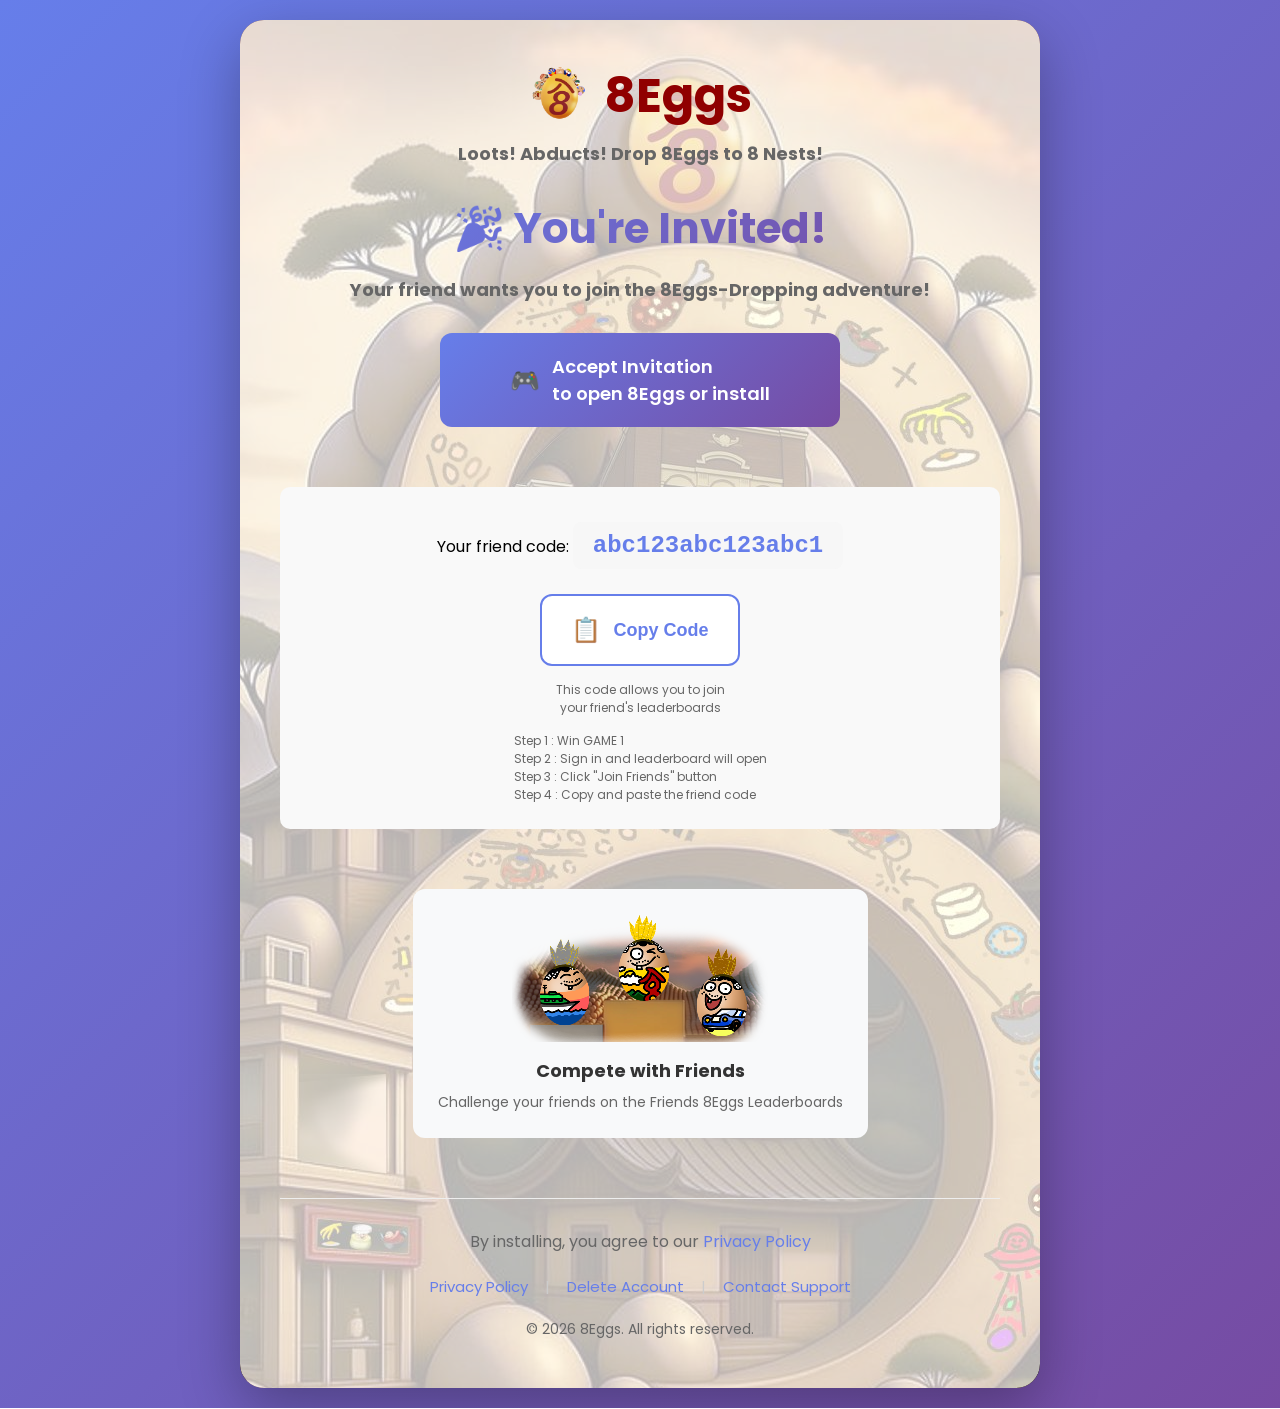
<file: index.html>
<!DOCTYPE html>
<html lang="en">
<head>
    <meta charset="UTF-8">
    <meta name="viewport" content="width=device-width, initial-scale=1.0">
    <title>🎮 8 Eggs - Friend Invite</title>
    <link rel="stylesheet" href="style.css">
    <link rel="preconnect" href="https://fonts.googleapis.com">
    <link rel="preconnect" href="https://fonts.gstatic.com" crossorigin>
    <link href="https://fonts.googleapis.com/css2?family=Poppins:wght@400;500;600;700&display=swap" rel="stylesheet">
</head>
<!-- Custom Alert Modal -->
<div id="customAlert" style="display: none; position: fixed; top: 0; left: 0; width: 100%; height: 100%; background: rgba(0,0,0,0.5); z-index: 1000; justify-content: center; align-items: center;">
    <div style="background: white; padding: 30px; border-radius: 15px; text-align: center; max-width: 300px; box-shadow: 0 10px 30px rgba(0,0,0,0.3);">
        <p style="font-size: 18px; margin-bottom: 20px; color: #333;">Please install 8Eggs first!</p>
        <button onclick="hideCustomAlert()" style="background: #667eea; color: white; border: none; padding: 12px 24px; border-radius: 8px; font-size: 16px; cursor: pointer;">OK</button>
    </div>
</div>
<body>
    <div class="container">
        <div class="header">
            <div class="logo">
                <img src="8eggsSplash.png" alt="8Eggs" class="logo-image">
                <span>8Eggs</span>
            </div>
            <div class="tagline">Loots! Abducts! Drop 8Eggs to 8 Nests!</div>
        </div>
        
        <div class="hero">
            <h1>🎉 You're Invited!</h1>
            <p class="subtitle">Your friend wants you to join the 8Eggs-Dropping adventure!</p>
        </div>
        
        <div class="actions">
            <!-- Button 1: Main invitation button -->
            <a href="#" class="btn btn-primary" id="inviteBtn">
                <span class="btn-icon">🎮</span>
                <span class="btn-text">Accept Invitation<br>to open 8Eggs or install</span>
            </a>
        </div>
        <!-- Button 2: Manual copy section -->
        <div class="manual-copy">
            <p>Your friend code: <span id="copyCode" class="friend-code">ABC123</span></p>
            <button class="btn btn-secondary" id="copyBtn">
                <span class="btn-icon">📋</span>
                <span class="btn-text">Copy Code</span>
            </button>
            <p class="small-text">This code allows you to join<br>your friend's leaderboards</p>
            <p class="small-text" style="text-align: left;">
                Step 1 : Win GAME 1<br>
                Step 2 : Sign in and leaderboard will open<br>
                Step 3 : Click "Join Friends" button<br>
                Step 4 : Copy and paste the friend code<br>
            </p>
        </div>

        
        <div class="features">
            <div class="feature">
                <img src="Rank_image.png" alt="Rank" class="feature-icon">
                <h3>Compete with Friends</h3>
                <p>Challenge your friends on the Friends 8Eggs Leaderboards</p>
            </div>
        </div>
        
        <div class="footer">
            <p>By installing, you agree to our <a href="/privacy/">Privacy Policy</a></p>
    
            <div class="footer-links">
                <a href="/privacy/">Privacy Policy</a>
                <span class="separator">|</span>
                <a href="/delete-account/">Delete Account</a>
                <span class="separator">|</span>
                <a href="mailto:eighteggs702@gmail.com">Contact Support</a>
            </div>
    
            <p class="copyright">© 2026 8Eggs. All rights reserved.</p>
        </div>
    </div>
    
    <script src="script.js"></script>
</body>

</html>
</file>
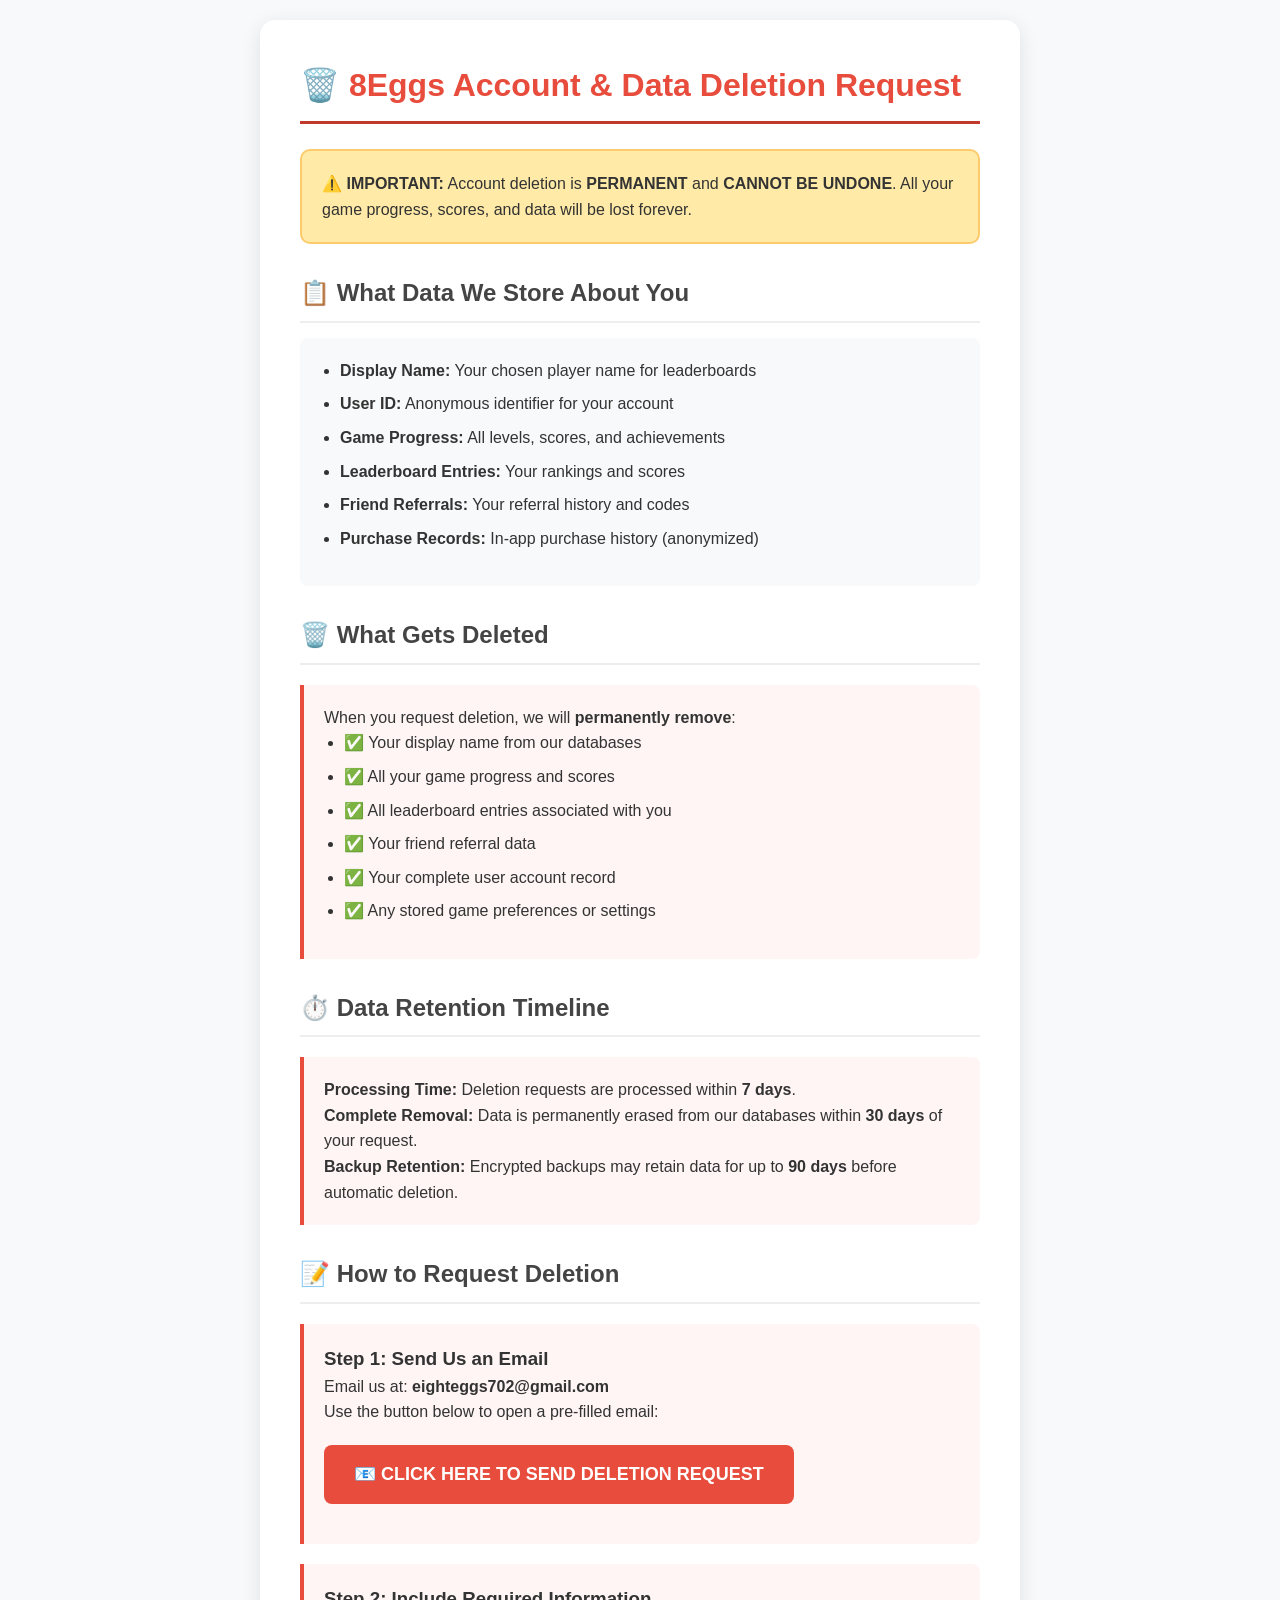
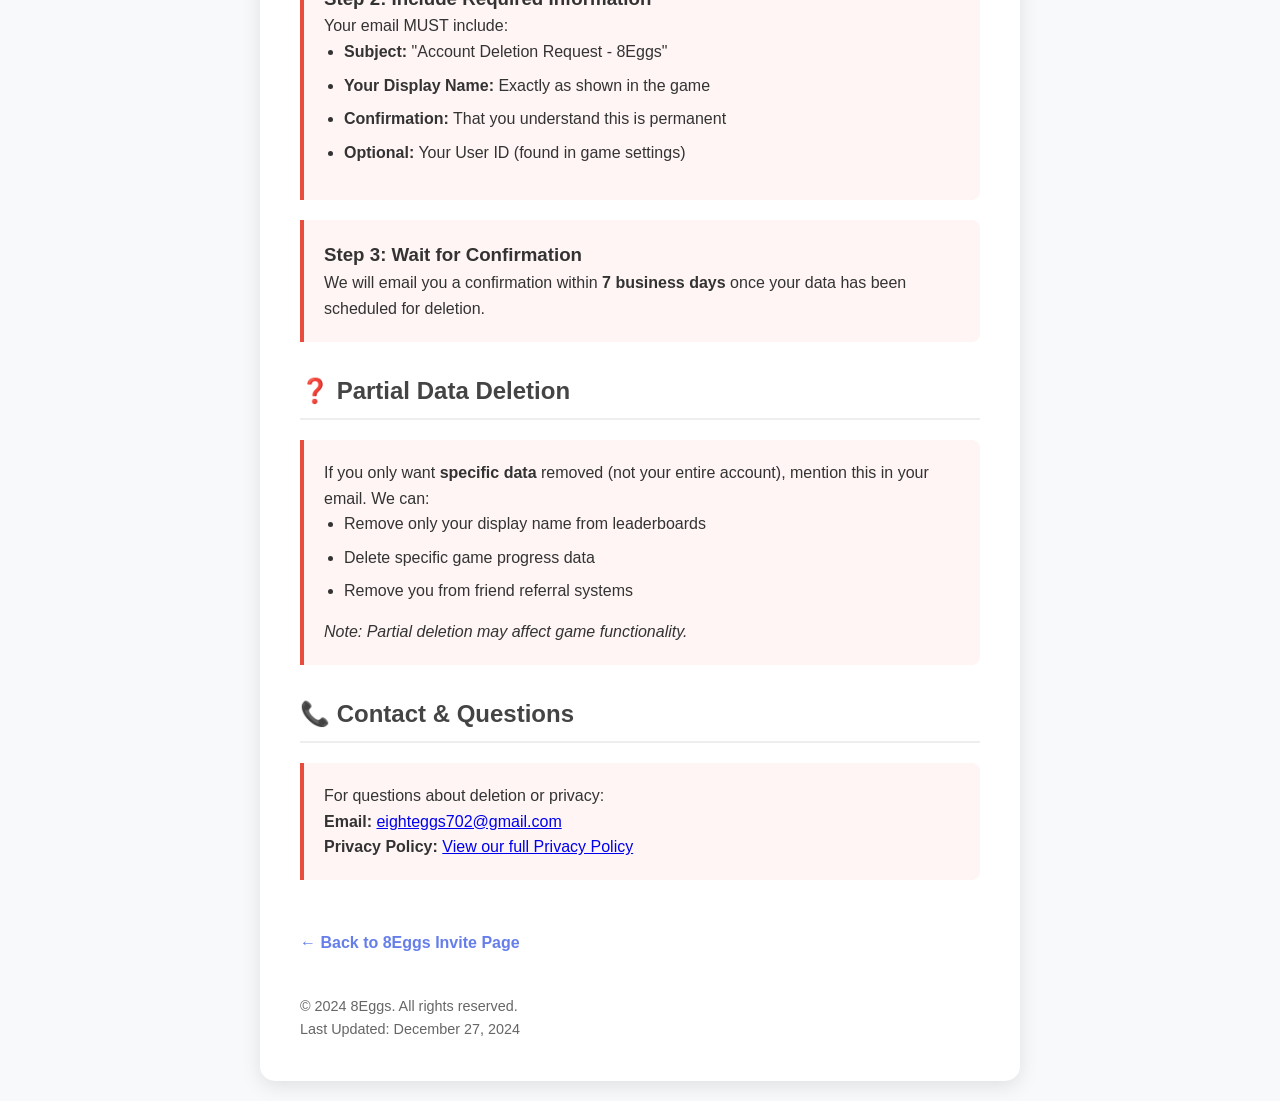
<file: delete-account/index.html>
<!DOCTYPE html>
<html lang="en">
<head>
    <meta charset="UTF-8">
    <meta name="viewport" content="width=device-width, initial-scale=1.0">
    <title>Delete Account & Data - 8Eggs</title>
    <style>
        * { margin: 0; padding: 0; box-sizing: border-box; }
        body { 
            font-family: 'Arial', sans-serif; 
            line-height: 1.6; 
            padding: 20px; 
            max-width: 800px; 
            margin: 0 auto;
            background: #f8f9fa;
            color: #333;
        }
        .container { 
            background: white; 
            padding: 40px; 
            border-radius: 15px; 
            box-shadow: 0 5px 20px rgba(0,0,0,0.1);
        }
        h1 { 
            color: #e74c3c; 
            margin-bottom: 20px; 
            border-bottom: 3px solid #c0392b;
            padding-bottom: 10px;
        }
        h2 { 
            color: #444; 
            margin: 30px 0 15px; 
            padding-bottom: 8px;
            border-bottom: 2px solid #eee;
        }
        .step { 
            background: #fff5f5; 
            padding: 20px; 
            border-left: 4px solid #e74c3c; 
            margin: 20px 0;
            border-radius: 0 8px 8px 0;
        }
        .warning { 
            background: #ffeaa7; 
            border: 2px solid #fdcb6e; 
            padding: 20px; 
            border-radius: 10px; 
            margin: 25px 0;
        }
        .data-list { 
            background: #f8f9fa; 
            padding: 20px; 
            border-radius: 8px; 
            margin: 15px 0;
        }
        .email-btn { 
            display: inline-block; 
            background: #e74c3c; 
            color: white; 
            padding: 15px 30px; 
            text-decoration: none; 
            border-radius: 8px; 
            margin: 20px 0;
            font-weight: bold;
            font-size: 18px;
            transition: all 0.3s;
        }
        .email-btn:hover { 
            background: #c0392b; 
            transform: translateY(-2px);
            box-shadow: 0 5px 15px rgba(231, 76, 60, 0.3);
        }
        .back-link { 
            display: inline-block; 
            margin-top: 30px; 
            color: #667eea; 
            text-decoration: none;
            font-weight: bold;
        }
        .back-link:hover { text-decoration: underline; }
        ul { margin-left: 20px; margin-bottom: 15px; }
        li { margin-bottom: 8px; }
    </style>
</head>
<body>
    <div class="container">
        <h1>🗑️ 8Eggs Account & Data Deletion Request</h1>
        
        <div class="warning">
            <strong>⚠️ IMPORTANT:</strong> Account deletion is <strong>PERMANENT</strong> and <strong>CANNOT BE UNDONE</strong>. 
            All your game progress, scores, and data will be lost forever.
        </div>

        <h2>📋 What Data We Store About You</h2>
        <div class="data-list">
            <ul>
                <li><strong>Display Name:</strong> Your chosen player name for leaderboards</li>
                <li><strong>User ID:</strong> Anonymous identifier for your account</li>
                <li><strong>Game Progress:</strong> All levels, scores, and achievements</li>
                <li><strong>Leaderboard Entries:</strong> Your rankings and scores</li>
                <li><strong>Friend Referrals:</strong> Your referral history and codes</li>
                <li><strong>Purchase Records:</strong> In-app purchase history (anonymized)</li>
            </ul>
        </div>

        <h2>🗑️ What Gets Deleted</h2>
        <div class="step">
            <p>When you request deletion, we will <strong>permanently remove</strong>:</p>
            <ul>
                <li>✅ Your display name from our databases</li>
                <li>✅ All your game progress and scores</li>
                <li>✅ All leaderboard entries associated with you</li>
                <li>✅ Your friend referral data</li>
                <li>✅ Your complete user account record</li>
                <li>✅ Any stored game preferences or settings</li>
            </ul>
        </div>

        <h2>⏱️ Data Retention Timeline</h2>
        <div class="step">
            <p><strong>Processing Time:</strong> Deletion requests are processed within <strong>7 days</strong>.</p>
            <p><strong>Complete Removal:</strong> Data is permanently erased from our databases within <strong>30 days</strong> of your request.</p>
            <p><strong>Backup Retention:</strong> Encrypted backups may retain data for up to <strong>90 days</strong> before automatic deletion.</p>
        </div>

        <h2>📝 How to Request Deletion</h2>
        
        <div class="step">
            <h3>Step 1: Send Us an Email</h3>
            <p>Email us at: <strong>eighteggs702@gmail.com</strong></p>
            <p>Use the button below to open a pre-filled email:</p>
            
            <a href="mailto:eighteggs702@gmail.com?subject=ACCOUNT%20DELETION%20REQUEST%20-%208Eggs&body=Please%20permanently%20delete%20my%208Eggs%20account%20and%20all%20associated%20data.%0D%0A%0D%0ARequired%20Information:%0D%0A1.%20Display%20Name%20(exactly%20as%20shown%20in%20game):%20%0D%0A2.%20User%20ID%20(optional%2C%20found%20in%20game%20settings):%20%0D%0A%0D%0AI%20understand%20that:%0D%0A-%20This%20action%20is%20PERMANENT%0D%0A-%20All%20my%20game%20progress%20will%20be%20lost%0D%0A-%20This%20cannot%20be%20undone%0D%0A%0D%0AConfirm%20deletion:%20YES" 
               class="email-btn">
               📧 CLICK HERE TO SEND DELETION REQUEST
            </a>
        </div>

        <div class="step">
            <h3>Step 2: Include Required Information</h3>
            <p>Your email MUST include:</p>
            <ul>
                <li><strong>Subject:</strong> "Account Deletion Request - 8Eggs"</li>
                <li><strong>Your Display Name:</strong> Exactly as shown in the game</li>
                <li><strong>Confirmation:</strong> That you understand this is permanent</li>
                <li><strong>Optional:</strong> Your User ID (found in game settings)</li>
            </ul>
        </div>

        <div class="step">
            <h3>Step 3: Wait for Confirmation</h3>
            <p>We will email you a confirmation within <strong>7 business days</strong> once your data has been scheduled for deletion.</p>
        </div>

        <h2>❓ Partial Data Deletion</h2>
        <div class="step">
            <p>If you only want <strong>specific data</strong> removed (not your entire account), mention this in your email. We can:</p>
            <ul>
                <li>Remove only your display name from leaderboards</li>
                <li>Delete specific game progress data</li>
                <li>Remove you from friend referral systems</li>
            </ul>
            <p><em>Note: Partial deletion may affect game functionality.</em></p>
        </div>

        <h2>📞 Contact & Questions</h2>
        <div class="step">
            <p>For questions about deletion or privacy:</p>
            <p><strong>Email:</strong> <a href="mailto:eighteggs702@gmail.com">eighteggs702@gmail.com</a></p>
            <p><strong>Privacy Policy:</strong> <a href="/privacy/">View our full Privacy Policy</a></p>
        </div>

        <a href="/" class="back-link">← Back to 8Eggs Invite Page</a>
        
        <p style="margin-top: 40px; color: #666; font-size: 0.9em;">
            © 2024 8Eggs. All rights reserved.<br>
            Last Updated: December 27, 2024
        </p>
    </div>
</body>
</html>
</file>
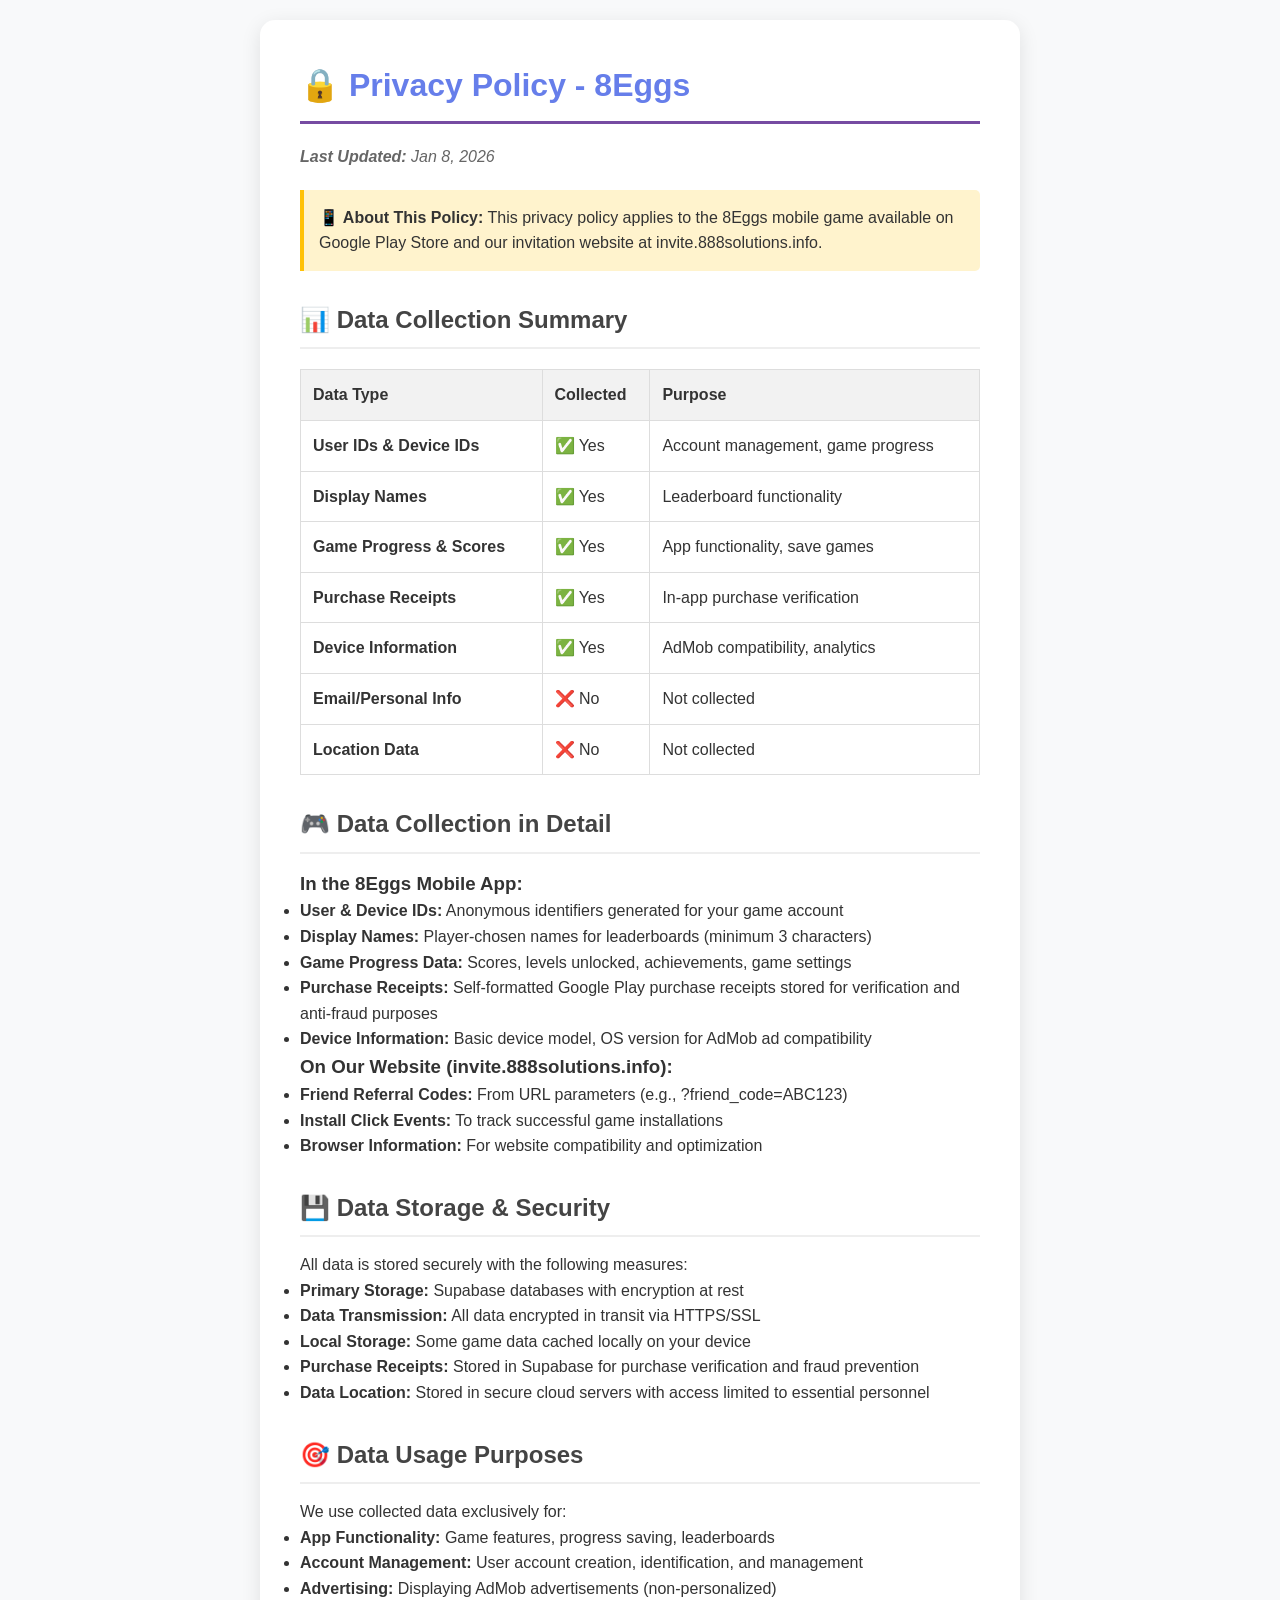
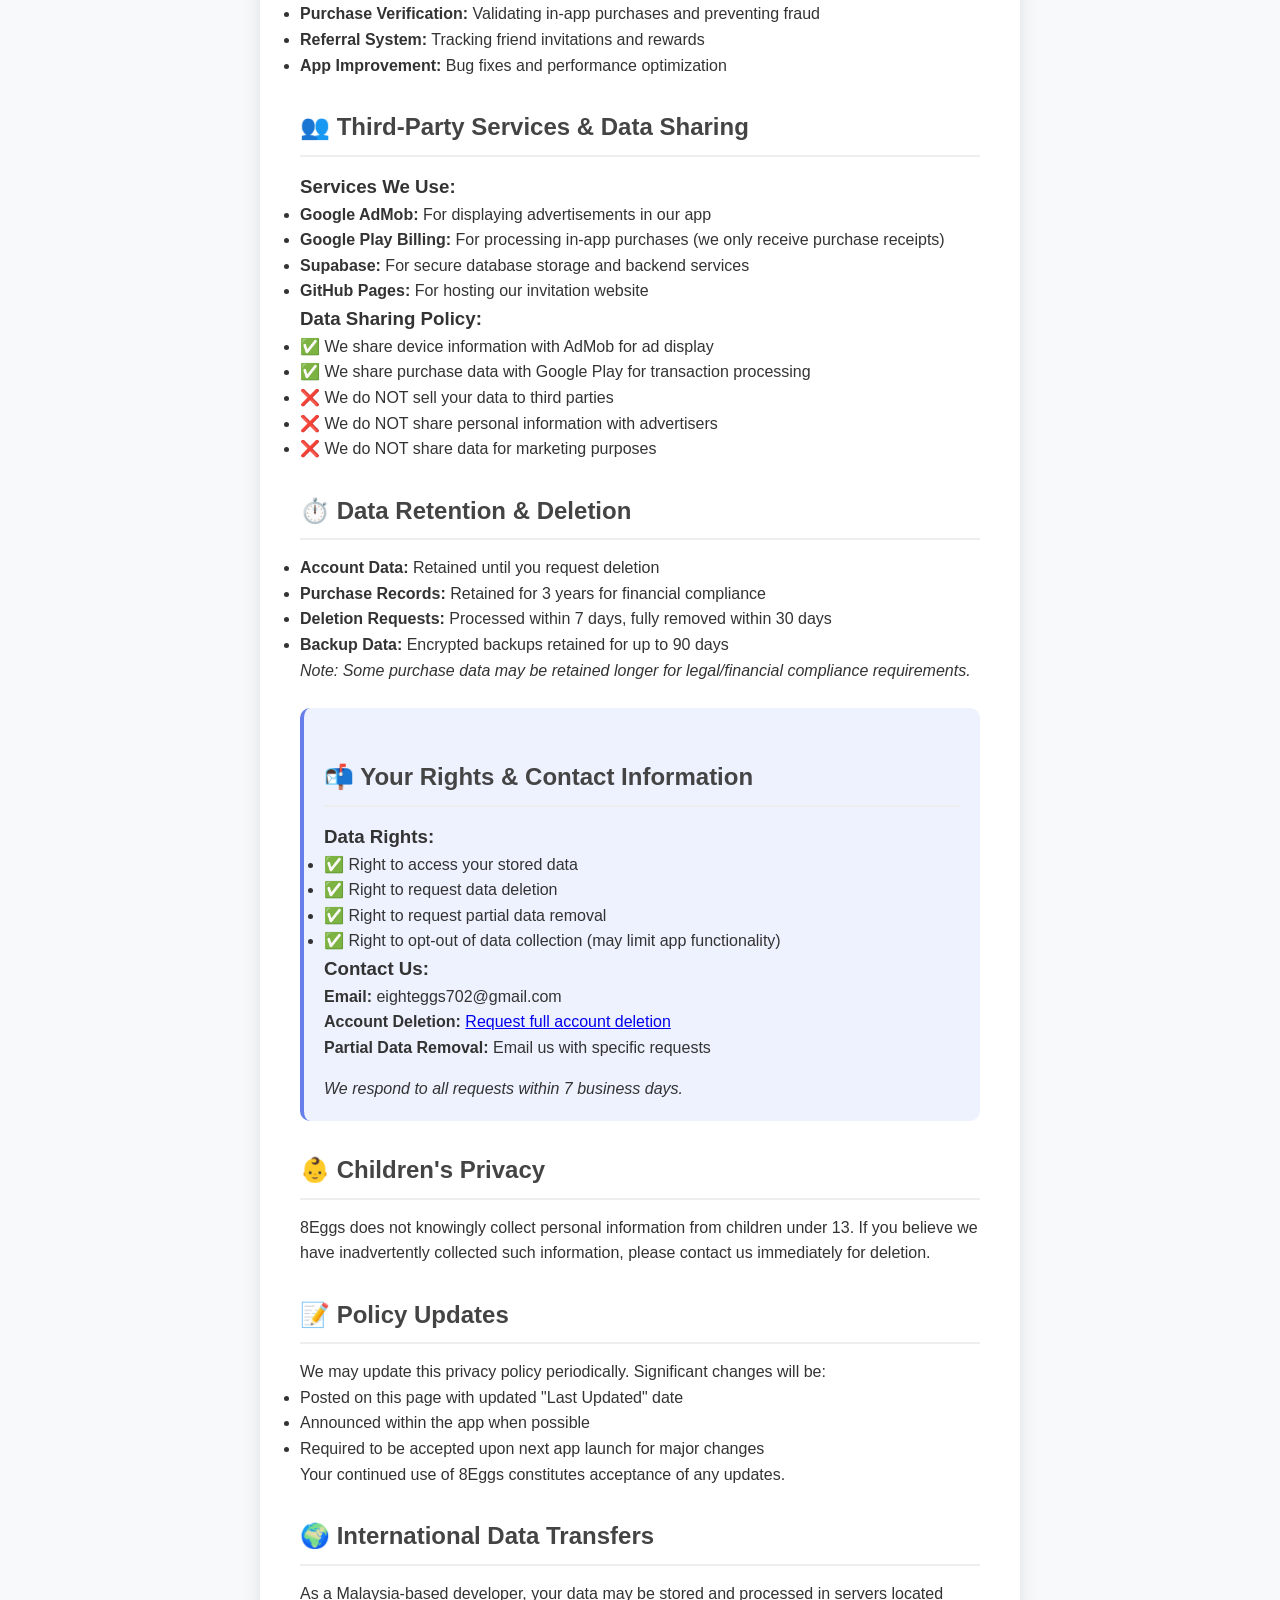
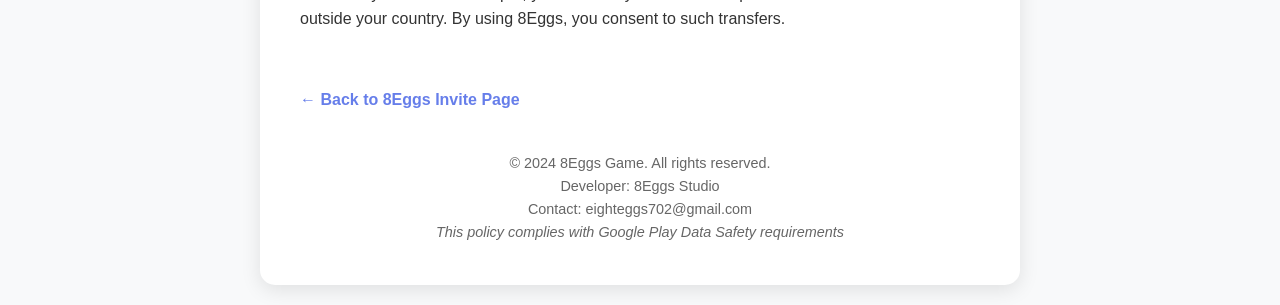
<file: privacy/index.html>
<!DOCTYPE html>
<html lang="en">
<head>
    <meta charset="UTF-8">
    <meta name="viewport" content="width=device-width, initial-scale=1.0">
    <title>Privacy Policy - 8Eggs</title>
    <style>
        * { margin: 0; padding: 0; box-sizing: border-box; }
        body { 
            font-family: 'Arial', sans-serif; 
            line-height: 1.6; 
            padding: 20px; 
            max-width: 800px; 
            margin: 0 auto;
            background: #f8f9fa;
            color: #333;
        }
        .container { 
            background: white; 
            padding: 40px; 
            border-radius: 15px; 
            box-shadow: 0 5px 20px rgba(0,0,0,0.1);
        }
        h1 { 
            color: #667eea; 
            margin-bottom: 20px; 
            border-bottom: 3px solid #764ba2;
            padding-bottom: 10px;
        }
        h2 { 
            color: #444; 
            margin: 30px 0 15px; 
            padding-bottom: 8px;
            border-bottom: 2px solid #eee;
        }
        .section { margin-bottom: 25px; }
        .contact-box {
            background: #eef2ff;
            padding: 20px;
            border-radius: 10px;
            margin: 25px 0;
            border-left: 4px solid #667eea;
        }
        .date { color: #666; font-style: italic; margin-bottom: 20px; }
        .back-link { 
            display: inline-block; 
            margin-top: 30px; 
            color: #667eea; 
            text-decoration: none;
            font-weight: bold;
        }
        .back-link:hover { text-decoration: underline; }
        .data-table {
            width: 100%;
            border-collapse: collapse;
            margin: 20px 0;
        }
        .data-table th, .data-table td {
            border: 1px solid #ddd;
            padding: 12px;
            text-align: left;
        }
        .data-table th {
            background: #f2f2f2;
            color: #333;
        }
        .notice {
            background: #fff3cd;
            border-left: 4px solid #ffc107;
            padding: 15px;
            margin: 20px 0;
            border-radius: 0 5px 5px 0;
        }
    </style>
</head>
<body>
    <div class="container">
        <h1>🔒 Privacy Policy - 8Eggs</h1>
        <p class="date"><strong>Last Updated:</strong> Jan 8, 2026</p>

        <div class="notice">
            <strong>📱 About This Policy:</strong> This privacy policy applies to the 8Eggs mobile game available on Google Play Store and our invitation website at invite.888solutions.info.
        </div>

        <div class="section">
            <h2>📊 Data Collection Summary</h2>
            
            <table class="data-table">
                <thead>
                    <tr>
                        <th>Data Type</th>
                        <th>Collected</th>
                        <th>Purpose</th>
                    </tr>
                </thead>
                <tbody>
                    <tr>
                        <td><strong>User IDs & Device IDs</strong></td>
                        <td>✅ Yes</td>
                        <td>Account management, game progress</td>
                    </tr>
                    <tr>
                        <td><strong>Display Names</strong></td>
                        <td>✅ Yes</td>
                        <td>Leaderboard functionality</td>
                    </tr>
                    <tr>
                        <td><strong>Game Progress & Scores</strong></td>
                        <td>✅ Yes</td>
                        <td>App functionality, save games</td>
                    </tr>
                    <tr>
                        <td><strong>Purchase Receipts</strong></td>
                        <td>✅ Yes</td>
                        <td>In-app purchase verification</td>
                    </tr>
                    <tr>
                        <td><strong>Device Information</strong></td>
                        <td>✅ Yes</td>
                        <td>AdMob compatibility, analytics</td>
                    </tr>
                    <tr>
                        <td><strong>Email/Personal Info</strong></td>
                        <td>❌ No</td>
                        <td>Not collected</td>
                    </tr>
                    <tr>
                        <td><strong>Location Data</strong></td>
                        <td>❌ No</td>
                        <td>Not collected</td>
                    </tr>
                </tbody>
            </table>
        </div>

        <div class="section">
            <h2>🎮 Data Collection in Detail</h2>
            
            <h3>In the 8Eggs Mobile App:</h3>
            <ul>
                <li><strong>User & Device IDs:</strong> Anonymous identifiers generated for your game account</li>
                <li><strong>Display Names:</strong> Player-chosen names for leaderboards (minimum 3 characters)</li>
                <li><strong>Game Progress Data:</strong> Scores, levels unlocked, achievements, game settings</li>
                <li><strong>Purchase Receipts:</strong> Self-formatted Google Play purchase receipts stored for verification and anti-fraud purposes</li>
                <li><strong>Device Information:</strong> Basic device model, OS version for AdMob ad compatibility</li>
            </ul>

            <h3>On Our Website (invite.888solutions.info):</h3>
            <ul>
                <li><strong>Friend Referral Codes:</strong> From URL parameters (e.g., ?friend_code=ABC123)</li>
                <li><strong>Install Click Events:</strong> To track successful game installations</li>
                <li><strong>Browser Information:</strong> For website compatibility and optimization</li>
            </ul>
        </div>

        <div class="section">
            <h2>💾 Data Storage & Security</h2>
            <p>All data is stored securely with the following measures:</p>
            <ul>
                <li><strong>Primary Storage:</strong> Supabase databases with encryption at rest</li>
                <li><strong>Data Transmission:</strong> All data encrypted in transit via HTTPS/SSL</li>
                <li><strong>Local Storage:</strong> Some game data cached locally on your device</li>
                <li><strong>Purchase Receipts:</strong> Stored in Supabase for purchase verification and fraud prevention</li>
                <li><strong>Data Location:</strong> Stored in secure cloud servers with access limited to essential personnel</li>
            </ul>
        </div>

        <div class="section">
            <h2>🎯 Data Usage Purposes</h2>
            <p>We use collected data exclusively for:</p>
            <ul>
                <li><strong>App Functionality:</strong> Game features, progress saving, leaderboards</li>
                <li><strong>Account Management:</strong> User account creation, identification, and management</li>
                <li><strong>Advertising:</strong> Displaying AdMob advertisements (non-personalized)</li>
                <li><strong>Purchase Verification:</strong> Validating in-app purchases and preventing fraud</li>
                <li><strong>Referral System:</strong> Tracking friend invitations and rewards</li>
                <li><strong>App Improvement:</strong> Bug fixes and performance optimization</li>
            </ul>
        </div>

        <div class="section">
            <h2>👥 Third-Party Services & Data Sharing</h2>
            
            <h3>Services We Use:</h3>
            <ul>
                <li><strong>Google AdMob:</strong> For displaying advertisements in our app</li>
                <li><strong>Google Play Billing:</strong> For processing in-app purchases (we only receive purchase receipts)</li>
                <li><strong>Supabase:</strong> For secure database storage and backend services</li>
                <li><strong>GitHub Pages:</strong> For hosting our invitation website</li>
            </ul>

            <h3>Data Sharing Policy:</h3>
            <ul>
                <li>✅ We share device information with AdMob for ad display</li>
                <li>✅ We share purchase data with Google Play for transaction processing</li>
                <li>❌ We do NOT sell your data to third parties</li>
                <li>❌ We do NOT share personal information with advertisers</li>
                <li>❌ We do NOT share data for marketing purposes</li>
            </ul>
        </div>

        <div class="section">
            <h2>⏱️ Data Retention & Deletion</h2>
            <ul>
                <li><strong>Account Data:</strong> Retained until you request deletion</li>
                <li><strong>Purchase Records:</strong> Retained for 3 years for financial compliance</li>
                <li><strong>Deletion Requests:</strong> Processed within 7 days, fully removed within 30 days</li>
                <li><strong>Backup Data:</strong> Encrypted backups retained for up to 90 days</li>
            </ul>
            <p><em>Note: Some purchase data may be retained longer for legal/financial compliance requirements.</em></p>
        </div>

        <div class="contact-box">
            <h2>📬 Your Rights & Contact Information</h2>
            
            <h3>Data Rights:</h3>
            <ul>
                <li>✅ Right to access your stored data</li>
                <li>✅ Right to request data deletion</li>
                <li>✅ Right to request partial data removal</li>
                <li>✅ Right to opt-out of data collection (may limit app functionality)</li>
            </ul>

            <h3>Contact Us:</h3>
            <p><strong>Email:</strong> eighteggs702@gmail.com</p>
            <p><strong>Account Deletion:</strong> <a href="/delete-account/">Request full account deletion</a></p>
            <p><strong>Partial Data Removal:</strong> Email us with specific requests</p>
            
            <p style="margin-top: 15px;"><em>We respond to all requests within 7 business days.</em></p>
        </div>

        <div class="section">
            <h2>👶 Children's Privacy</h2>
            <p>8Eggs does not knowingly collect personal information from children under 13. If you believe we have inadvertently collected such information, please contact us immediately for deletion.</p>
        </div>

        <div class="section">
            <h2>📝 Policy Updates</h2>
            <p>We may update this privacy policy periodically. Significant changes will be:</p>
            <ul>
                <li>Posted on this page with updated "Last Updated" date</li>
                <li>Announced within the app when possible</li>
                <li>Required to be accepted upon next app launch for major changes</li>
            </ul>
            <p>Your continued use of 8Eggs constitutes acceptance of any updates.</p>
        </div>

        <div class="section">
            <h2>🌍 International Data Transfers</h2>
            <p>As a Malaysia-based developer, your data may be stored and processed in servers located outside your country. By using 8Eggs, you consent to such transfers.</p>
        </div>

        <a href="/" class="back-link">← Back to 8Eggs Invite Page</a>
        
        <p style="margin-top: 40px; color: #666; font-size: 0.9em; text-align: center;">
            © 2024 8Eggs Game. All rights reserved.<br>
            Developer: 8Eggs Studio<br>
            Contact: eighteggs702@gmail.com<br>
            <em>This policy complies with Google Play Data Safety requirements</em>
        </p>
    </div>
</body>
</html>
</file>
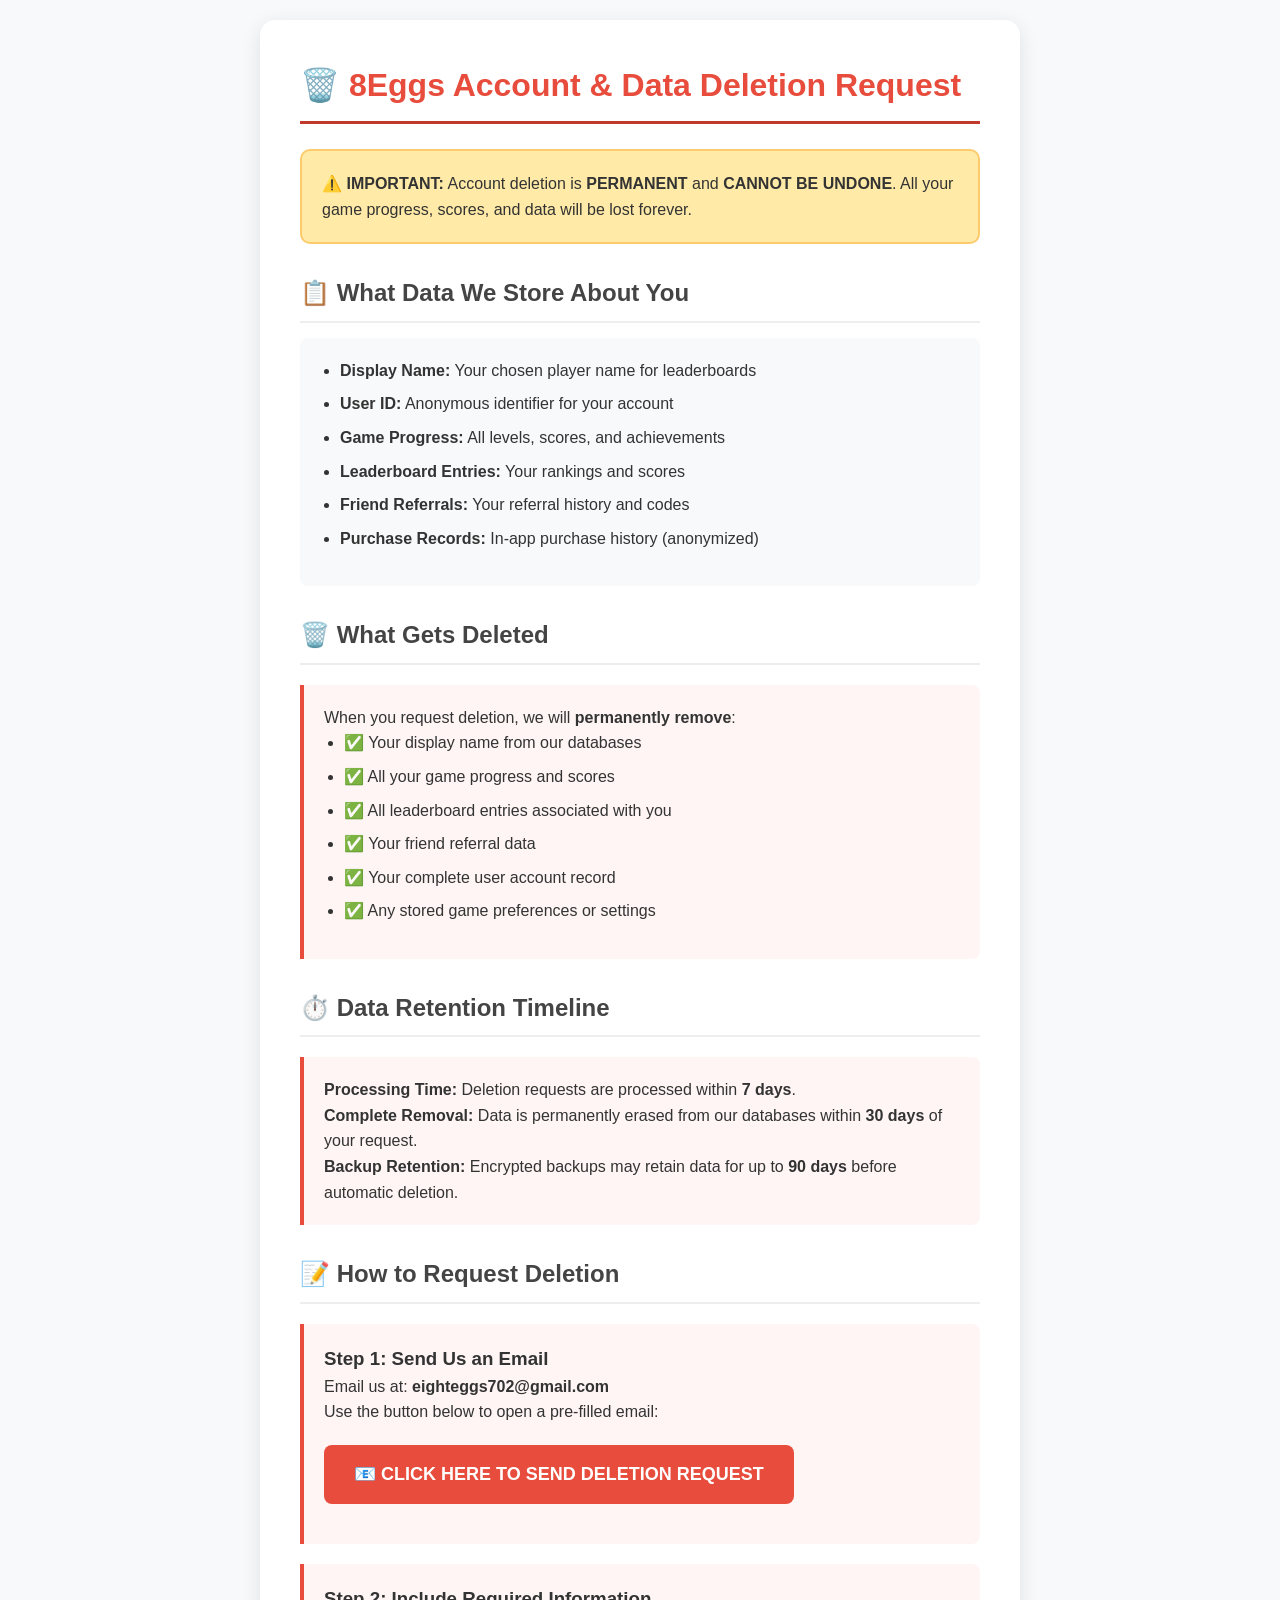
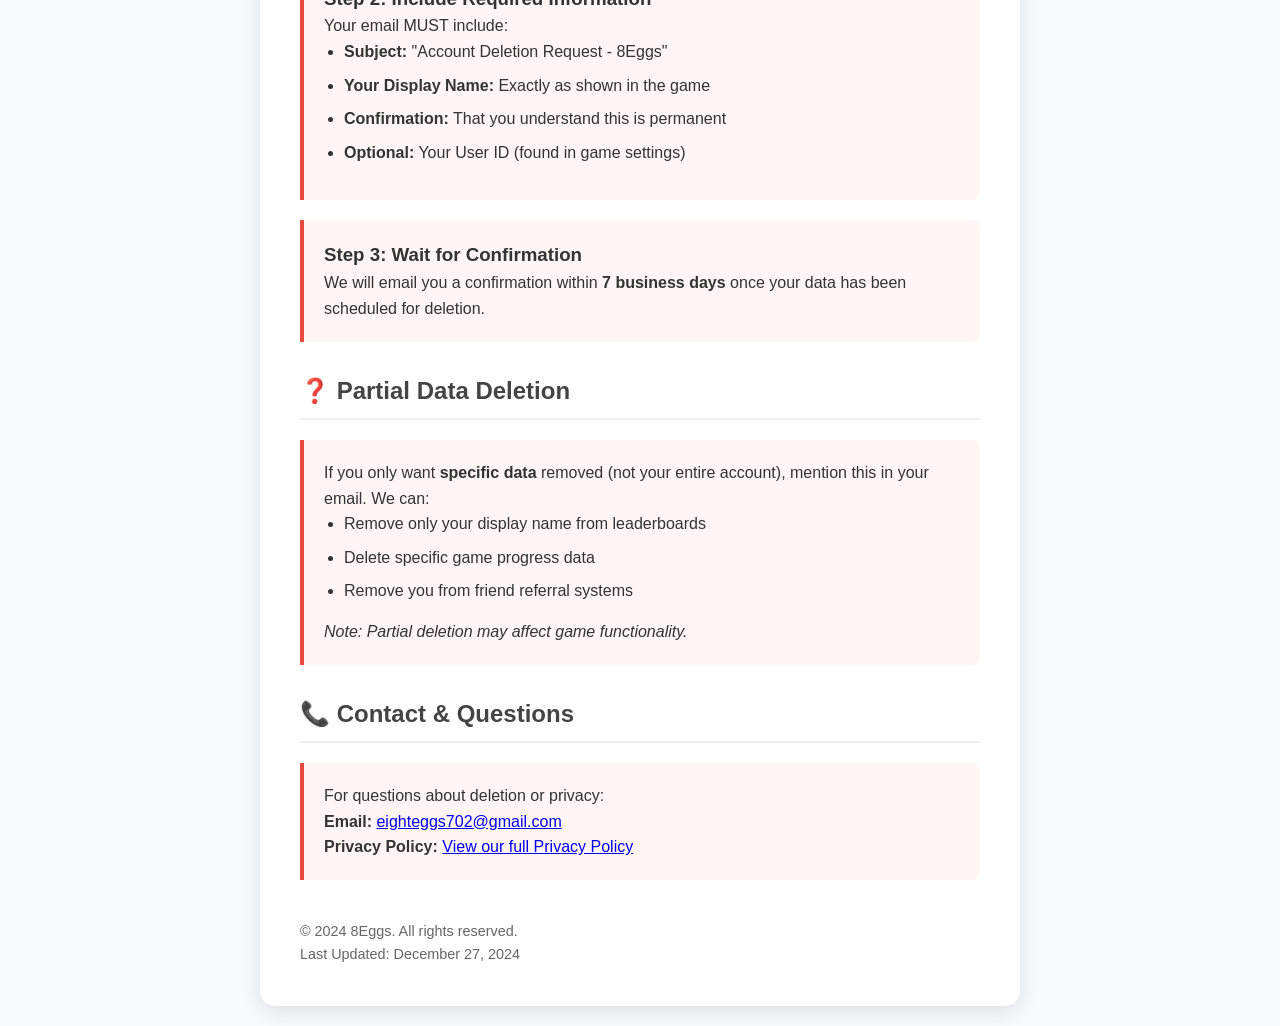
<file: store_delete/index.html>
<!DOCTYPE html>
<html lang="en">
<head>
    <meta charset="UTF-8">
    <meta name="viewport" content="width=device-width, initial-scale=1.0">
    <title>Delete Account & Data - 8Eggs</title>
    <style>
        * { margin: 0; padding: 0; box-sizing: border-box; }
        body { 
            font-family: 'Arial', sans-serif; 
            line-height: 1.6; 
            padding: 20px; 
            max-width: 800px; 
            margin: 0 auto;
            background: #f8f9fa;
            color: #333;
        }
        .container { 
            background: white; 
            padding: 40px; 
            border-radius: 15px; 
            box-shadow: 0 5px 20px rgba(0,0,0,0.1);
        }
        h1 { 
            color: #e74c3c; 
            margin-bottom: 20px; 
            border-bottom: 3px solid #c0392b;
            padding-bottom: 10px;
        }
        h2 { 
            color: #444; 
            margin: 30px 0 15px; 
            padding-bottom: 8px;
            border-bottom: 2px solid #eee;
        }
        .step { 
            background: #fff5f5; 
            padding: 20px; 
            border-left: 4px solid #e74c3c; 
            margin: 20px 0;
            border-radius: 0 8px 8px 0;
        }
        .warning { 
            background: #ffeaa7; 
            border: 2px solid #fdcb6e; 
            padding: 20px; 
            border-radius: 10px; 
            margin: 25px 0;
        }
        .data-list { 
            background: #f8f9fa; 
            padding: 20px; 
            border-radius: 8px; 
            margin: 15px 0;
        }
        .email-btn { 
            display: inline-block; 
            background: #e74c3c; 
            color: white; 
            padding: 15px 30px; 
            text-decoration: none; 
            border-radius: 8px; 
            margin: 20px 0;
            font-weight: bold;
            font-size: 18px;
            transition: all 0.3s;
        }
        .email-btn:hover { 
            background: #c0392b; 
            transform: translateY(-2px);
            box-shadow: 0 5px 15px rgba(231, 76, 60, 0.3);
        }
        .back-link { 
            display: inline-block; 
            margin-top: 30px; 
            color: #667eea; 
            text-decoration: none;
            font-weight: bold;
        }
        .back-link:hover { text-decoration: underline; }
        ul { margin-left: 20px; margin-bottom: 15px; }
        li { margin-bottom: 8px; }
    </style>
</head>
<body>
    <div class="container">
        <h1>🗑️ 8Eggs Account & Data Deletion Request</h1>
        
        <div class="warning">
            <strong>⚠️ IMPORTANT:</strong> Account deletion is <strong>PERMANENT</strong> and <strong>CANNOT BE UNDONE</strong>. 
            All your game progress, scores, and data will be lost forever.
        </div>

        <h2>📋 What Data We Store About You</h2>
        <div class="data-list">
            <ul>
                <li><strong>Display Name:</strong> Your chosen player name for leaderboards</li>
                <li><strong>User ID:</strong> Anonymous identifier for your account</li>
                <li><strong>Game Progress:</strong> All levels, scores, and achievements</li>
                <li><strong>Leaderboard Entries:</strong> Your rankings and scores</li>
                <li><strong>Friend Referrals:</strong> Your referral history and codes</li>
                <li><strong>Purchase Records:</strong> In-app purchase history (anonymized)</li>
            </ul>
        </div>

        <h2>🗑️ What Gets Deleted</h2>
        <div class="step">
            <p>When you request deletion, we will <strong>permanently remove</strong>:</p>
            <ul>
                <li>✅ Your display name from our databases</li>
                <li>✅ All your game progress and scores</li>
                <li>✅ All leaderboard entries associated with you</li>
                <li>✅ Your friend referral data</li>
                <li>✅ Your complete user account record</li>
                <li>✅ Any stored game preferences or settings</li>
            </ul>
        </div>

        <h2>⏱️ Data Retention Timeline</h2>
        <div class="step">
            <p><strong>Processing Time:</strong> Deletion requests are processed within <strong>7 days</strong>.</p>
            <p><strong>Complete Removal:</strong> Data is permanently erased from our databases within <strong>30 days</strong> of your request.</p>
            <p><strong>Backup Retention:</strong> Encrypted backups may retain data for up to <strong>90 days</strong> before automatic deletion.</p>
        </div>

        <h2>📝 How to Request Deletion</h2>
        
        <div class="step">
            <h3>Step 1: Send Us an Email</h3>
            <p>Email us at: <strong>eighteggs702@gmail.com</strong></p>
            <p>Use the button below to open a pre-filled email:</p>
            
            <a href="mailto:eighteggs702@gmail.com?subject=ACCOUNT%20DELETION%20REQUEST%20-%208Eggs&body=Please%20permanently%20delete%20my%208Eggs%20account%20and%20all%20associated%20data.%0D%0A%0D%0ARequired%20Information:%0D%0A1.%20Display%20Name%20(exactly%20as%20shown%20in%20game):%20%0D%0A2.%20User%20ID%20(optional%2C%20found%20in%20game%20settings):%20%0D%0A%0D%0AI%20understand%20that:%0D%0A-%20This%20action%20is%20PERMANENT%0D%0A-%20All%20my%20game%20progress%20will%20be%20lost%0D%0A-%20This%20cannot%20be%20undone%0D%0A%0D%0AConfirm%20deletion:%20YES" 
               class="email-btn">
               📧 CLICK HERE TO SEND DELETION REQUEST
            </a>
        </div>

        <div class="step">
            <h3>Step 2: Include Required Information</h3>
            <p>Your email MUST include:</p>
            <ul>
                <li><strong>Subject:</strong> "Account Deletion Request - 8Eggs"</li>
                <li><strong>Your Display Name:</strong> Exactly as shown in the game</li>
                <li><strong>Confirmation:</strong> That you understand this is permanent</li>
                <li><strong>Optional:</strong> Your User ID (found in game settings)</li>
            </ul>
        </div>

        <div class="step">
            <h3>Step 3: Wait for Confirmation</h3>
            <p>We will email you a confirmation within <strong>7 business days</strong> once your data has been scheduled for deletion.</p>
        </div>

        <h2>❓ Partial Data Deletion</h2>
        <div class="step">
            <p>If you only want <strong>specific data</strong> removed (not your entire account), mention this in your email. We can:</p>
            <ul>
                <li>Remove only your display name from leaderboards</li>
                <li>Delete specific game progress data</li>
                <li>Remove you from friend referral systems</li>
            </ul>
            <p><em>Note: Partial deletion may affect game functionality.</em></p>
        </div>

        <h2>📞 Contact & Questions</h2>
        <div class="step">
            <p>For questions about deletion or privacy:</p>
            <p><strong>Email:</strong> <a href="mailto:eighteggs702@gmail.com">eighteggs702@gmail.com</a></p>
            <p><strong>Privacy Policy:</strong> <a href="/privacy/">View our full Privacy Policy</a></p>
        </div>
        
        <p style="margin-top: 40px; color: #666; font-size: 0.9em;">
            © 2024 8Eggs. All rights reserved.<br>
            Last Updated: December 27, 2024
        </p>
    </div>
</body>
</html>
</file>
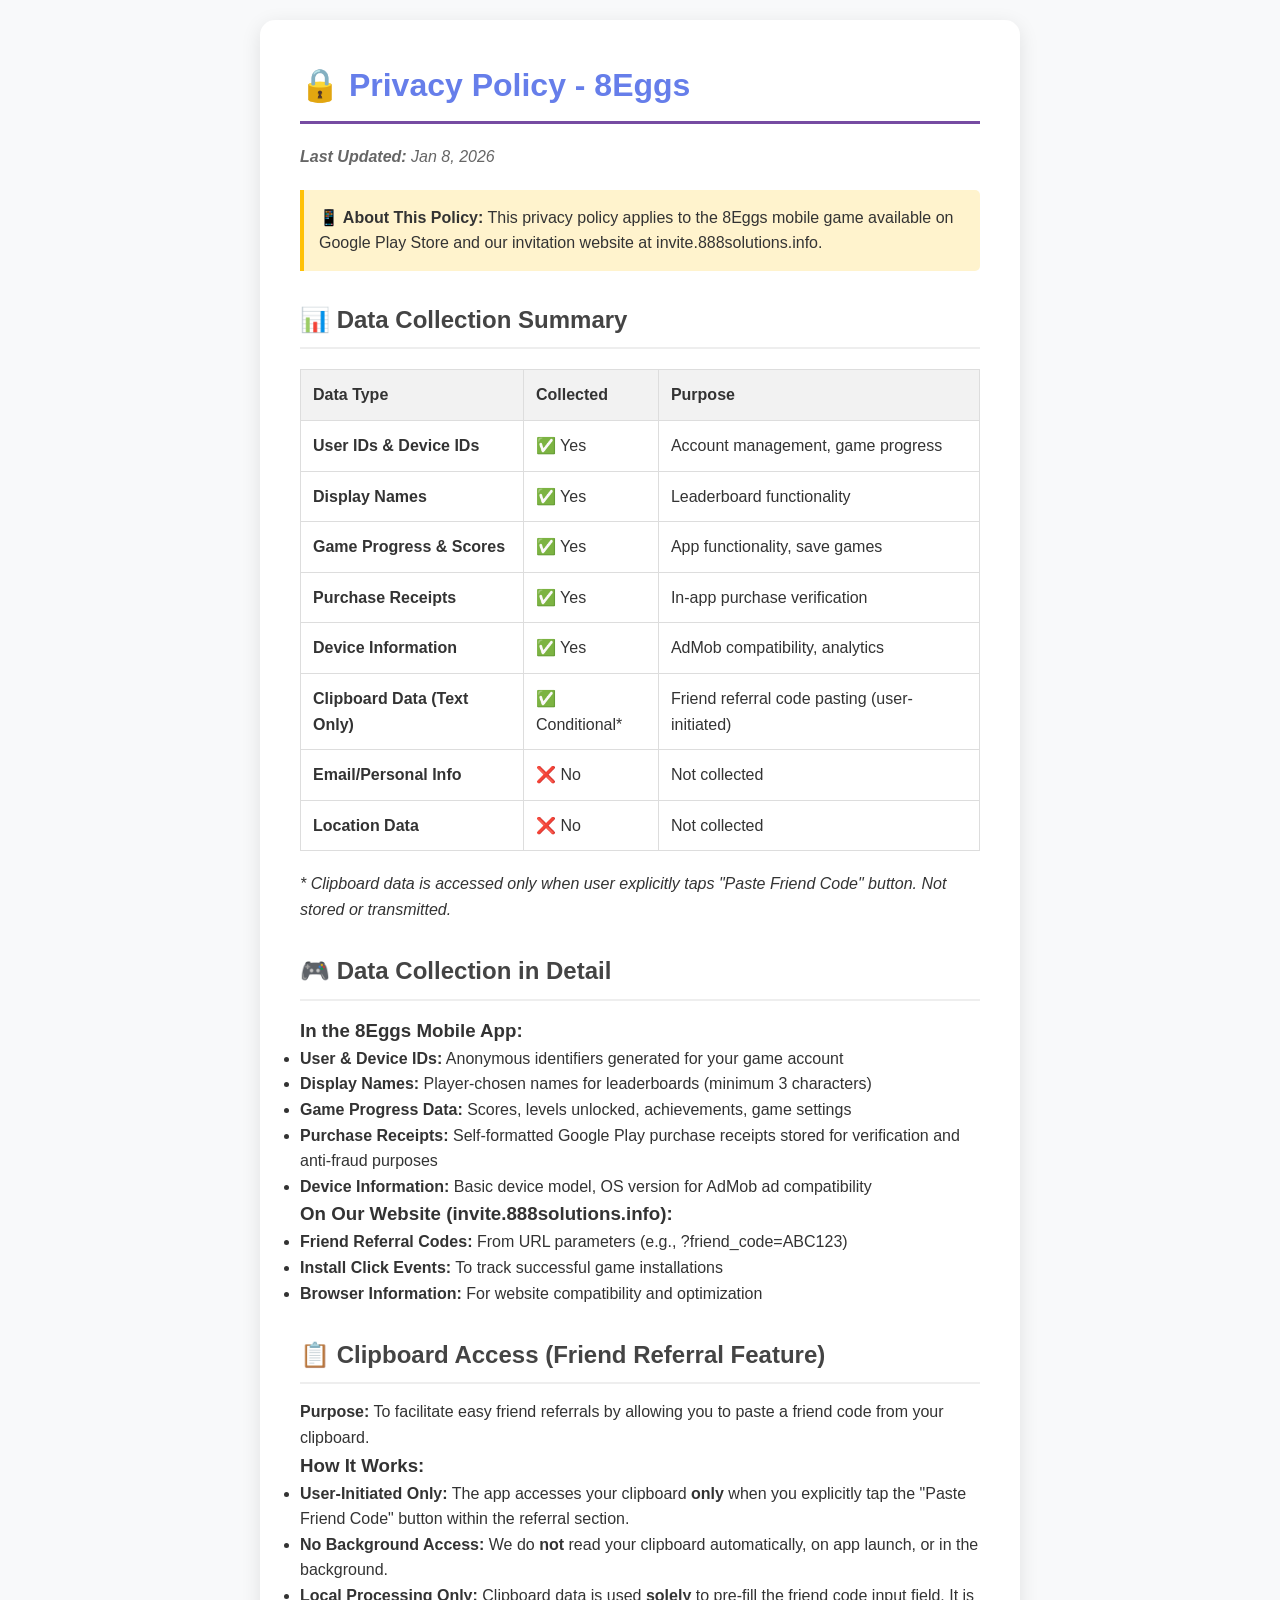
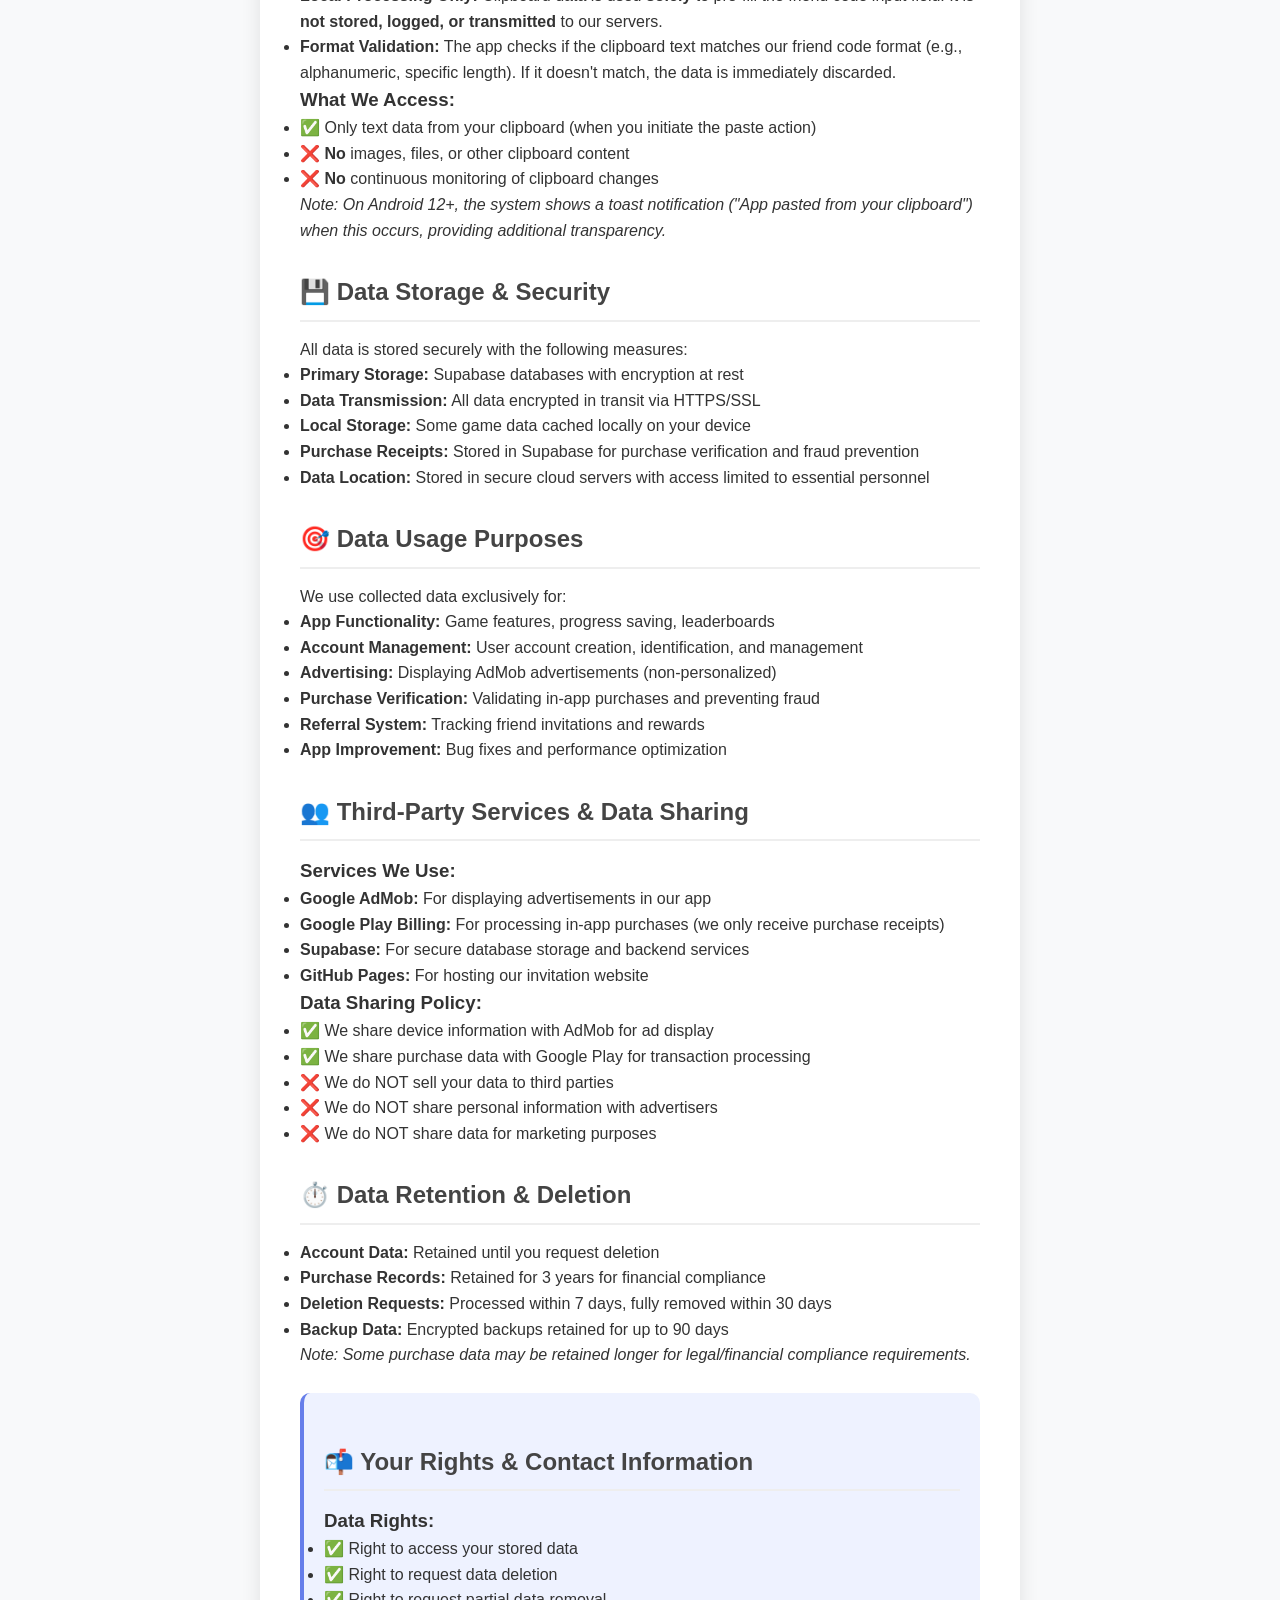
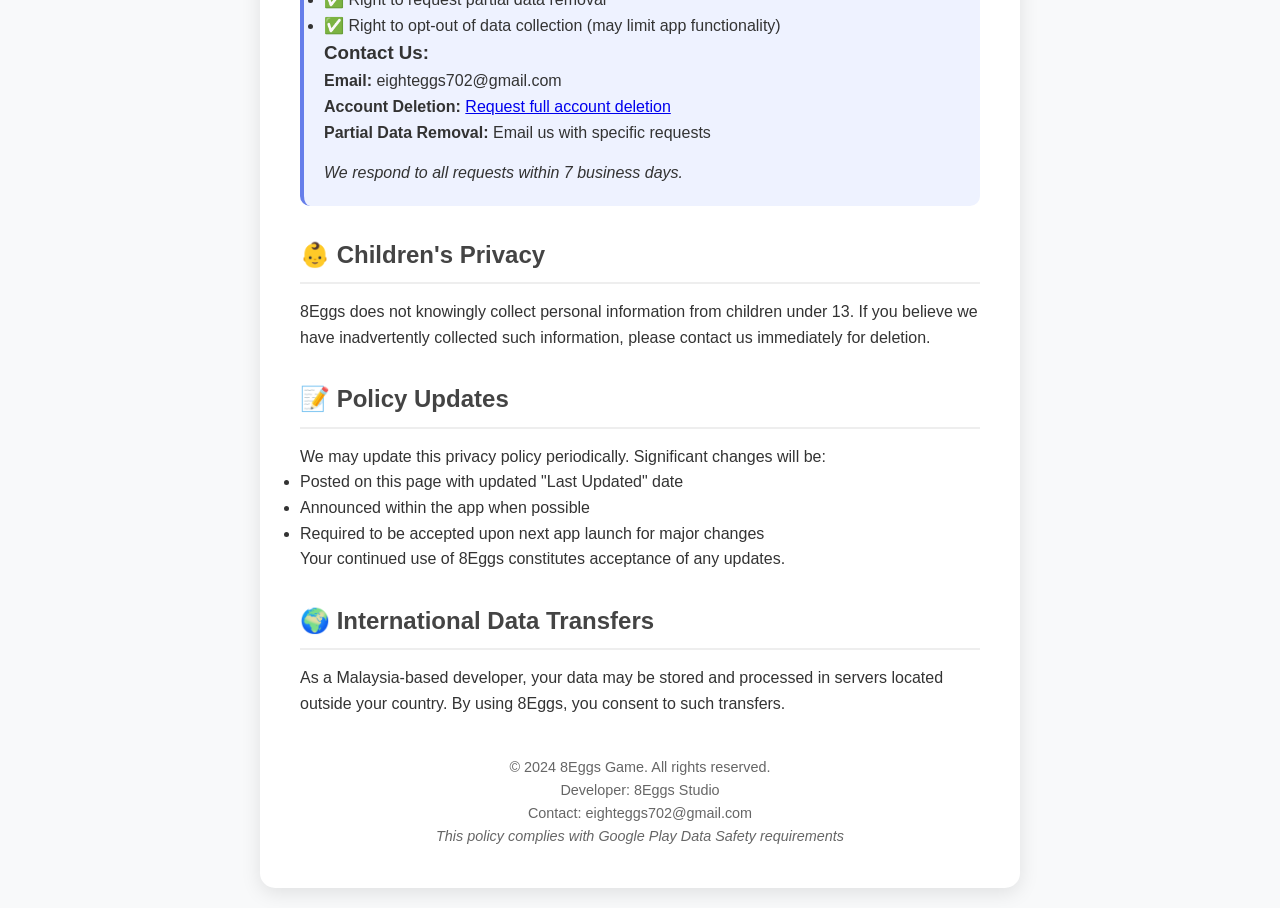
<file: store_policy/index.html>
<!DOCTYPE html>
<html lang="en">
<head>
    <meta charset="UTF-8">
    <meta name="viewport" content="width=device-width, initial-scale=1.0">
    <title>Privacy Policy - 8Eggs</title>
    <style>
        * { margin: 0; padding: 0; box-sizing: border-box; }
        body { 
            font-family: 'Arial', sans-serif; 
            line-height: 1.6; 
            padding: 20px; 
            max-width: 800px; 
            margin: 0 auto;
            background: #f8f9fa;
            color: #333;
        }
        .container { 
            background: white; 
            padding: 40px; 
            border-radius: 15px; 
            box-shadow: 0 5px 20px rgba(0,0,0,0.1);
        }
        h1 { 
            color: #667eea; 
            margin-bottom: 20px; 
            border-bottom: 3px solid #764ba2;
            padding-bottom: 10px;
        }
        h2 { 
            color: #444; 
            margin: 30px 0 15px; 
            padding-bottom: 8px;
            border-bottom: 2px solid #eee;
        }
        .section { margin-bottom: 25px; }
        .contact-box {
            background: #eef2ff;
            padding: 20px;
            border-radius: 10px;
            margin: 25px 0;
            border-left: 4px solid #667eea;
        }
        .date { color: #666; font-style: italic; margin-bottom: 20px; }
        .back-link { 
            display: inline-block; 
            margin-top: 30px; 
            color: #667eea; 
            text-decoration: none;
            font-weight: bold;
        }
        .back-link:hover { text-decoration: underline; }
        .data-table {
            width: 100%;
            border-collapse: collapse;
            margin: 20px 0;
        }
        .data-table th, .data-table td {
            border: 1px solid #ddd;
            padding: 12px;
            text-align: left;
        }
        .data-table th {
            background: #f2f2f2;
            color: #333;
        }
        .notice {
            background: #fff3cd;
            border-left: 4px solid #ffc107;
            padding: 15px;
            margin: 20px 0;
            border-radius: 0 5px 5px 0;
        }
    </style>
</head>
<body>
    <div class="container">
        <h1>🔒 Privacy Policy - 8Eggs</h1>
        <p class="date"><strong>Last Updated:</strong> Jan 8, 2026</p>

        <div class="notice">
            <strong>📱 About This Policy:</strong> This privacy policy applies to the 8Eggs mobile game available on Google Play Store and our invitation website at invite.888solutions.info.
        </div>

    <div class="section">
    <h2>📊 Data Collection Summary</h2>
    
    <table class="data-table">
        <thead>
            <tr>
                <th>Data Type</th>
                <th>Collected</th>
                <th>Purpose</th>
            </tr>
        </thead>
        <tbody>
            <tr>
                <td><strong>User IDs & Device IDs</strong></td>
                <td>✅ Yes</td>
                <td>Account management, game progress</td>
            </tr>
            <tr>
                <td><strong>Display Names</strong></td>
                <td>✅ Yes</td>
                <td>Leaderboard functionality</td>
            </tr>
            <tr>
                <td><strong>Game Progress & Scores</strong></td>
                <td>✅ Yes</td>
                <td>App functionality, save games</td>
            </tr>
            <tr>
                <td><strong>Purchase Receipts</strong></td>
                <td>✅ Yes</td>
                <td>In-app purchase verification</td>
            </tr>
            <tr>
                <td><strong>Device Information</strong></td>
                <td>✅ Yes</td>
                <td>AdMob compatibility, analytics</td>
            </tr>
            <tr>
                <td><strong>Clipboard Data (Text Only)</strong></td>
                <td>✅ Conditional*</td>
                <td>Friend referral code pasting (user-initiated)</td>
            </tr>
            <tr>
                <td><strong>Email/Personal Info</strong></td>
                <td>❌ No</td>
                <td>Not collected</td>
            </tr>
            <tr>
                <td><strong>Location Data</strong></td>
                <td>❌ No</td>
                <td>Not collected</td>
            </tr>
        </tbody>
    </table>
    <p><em>* Clipboard data is accessed only when user explicitly taps "Paste Friend Code" button. Not stored or transmitted.</em></p>
    </div>

        <div class="section">
            <h2>🎮 Data Collection in Detail</h2>
            
            <h3>In the 8Eggs Mobile App:</h3>
            <ul>
                <li><strong>User & Device IDs:</strong> Anonymous identifiers generated for your game account</li>
                <li><strong>Display Names:</strong> Player-chosen names for leaderboards (minimum 3 characters)</li>
                <li><strong>Game Progress Data:</strong> Scores, levels unlocked, achievements, game settings</li>
                <li><strong>Purchase Receipts:</strong> Self-formatted Google Play purchase receipts stored for verification and anti-fraud purposes</li>
                <li><strong>Device Information:</strong> Basic device model, OS version for AdMob ad compatibility</li>
            </ul>

            <h3>On Our Website (invite.888solutions.info):</h3>
            <ul>
                <li><strong>Friend Referral Codes:</strong> From URL parameters (e.g., ?friend_code=ABC123)</li>
                <li><strong>Install Click Events:</strong> To track successful game installations</li>
                <li><strong>Browser Information:</strong> For website compatibility and optimization</li>
            </ul>
        </div>
        <div class="section">
            <h2>📋 Clipboard Access (Friend Referral Feature)</h2>
            <p><strong>Purpose:</strong> To facilitate easy friend referrals by allowing you to paste a friend code from your clipboard.</p>
            
            <h3>How It Works:</h3>
            <ul>
                <li><strong>User-Initiated Only:</strong> The app accesses your clipboard <strong>only</strong> when you explicitly tap the "Paste Friend Code" button within the referral section.</li>
                <li><strong>No Background Access:</strong> We do <strong>not</strong> read your clipboard automatically, on app launch, or in the background.</li>
                <li><strong>Local Processing Only:</strong> Clipboard data is used <strong>solely</strong> to pre-fill the friend code input field. It is <strong>not stored, logged, or transmitted</strong> to our servers.</li>
                <li><strong>Format Validation:</strong> The app checks if the clipboard text matches our friend code format (e.g., alphanumeric, specific length). If it doesn't match, the data is immediately discarded.</li>
            </ul>
            
            <h3>What We Access:</h3>
            <ul>
                <li>✅ Only text data from your clipboard (when you initiate the paste action)</li>
                <li>❌ <strong>No</strong> images, files, or other clipboard content</li>
                <li>❌ <strong>No</strong> continuous monitoring of clipboard changes</li>
            </ul>
            
            <p><em>Note: On Android 12+, the system shows a toast notification ("App pasted from your clipboard") when this occurs, providing additional transparency.</em></p>
        </div>
        <div class="section">
            <h2>💾 Data Storage & Security</h2>
            <p>All data is stored securely with the following measures:</p>
            <ul>
                <li><strong>Primary Storage:</strong> Supabase databases with encryption at rest</li>
                <li><strong>Data Transmission:</strong> All data encrypted in transit via HTTPS/SSL</li>
                <li><strong>Local Storage:</strong> Some game data cached locally on your device</li>
                <li><strong>Purchase Receipts:</strong> Stored in Supabase for purchase verification and fraud prevention</li>
                <li><strong>Data Location:</strong> Stored in secure cloud servers with access limited to essential personnel</li>
            </ul>
        </div>

        <div class="section">
            <h2>🎯 Data Usage Purposes</h2>
            <p>We use collected data exclusively for:</p>
            <ul>
                <li><strong>App Functionality:</strong> Game features, progress saving, leaderboards</li>
                <li><strong>Account Management:</strong> User account creation, identification, and management</li>
                <li><strong>Advertising:</strong> Displaying AdMob advertisements (non-personalized)</li>
                <li><strong>Purchase Verification:</strong> Validating in-app purchases and preventing fraud</li>
                <li><strong>Referral System:</strong> Tracking friend invitations and rewards</li>
                <li><strong>App Improvement:</strong> Bug fixes and performance optimization</li>
            </ul>
        </div>

        <div class="section">
            <h2>👥 Third-Party Services & Data Sharing</h2>
            
            <h3>Services We Use:</h3>
            <ul>
                <li><strong>Google AdMob:</strong> For displaying advertisements in our app</li>
                <li><strong>Google Play Billing:</strong> For processing in-app purchases (we only receive purchase receipts)</li>
                <li><strong>Supabase:</strong> For secure database storage and backend services</li>
                <li><strong>GitHub Pages:</strong> For hosting our invitation website</li>
            </ul>

            <h3>Data Sharing Policy:</h3>
            <ul>
                <li>✅ We share device information with AdMob for ad display</li>
                <li>✅ We share purchase data with Google Play for transaction processing</li>
                <li>❌ We do NOT sell your data to third parties</li>
                <li>❌ We do NOT share personal information with advertisers</li>
                <li>❌ We do NOT share data for marketing purposes</li>
            </ul>
        </div>

        <div class="section">
            <h2>⏱️ Data Retention & Deletion</h2>
            <ul>
                <li><strong>Account Data:</strong> Retained until you request deletion</li>
                <li><strong>Purchase Records:</strong> Retained for 3 years for financial compliance</li>
                <li><strong>Deletion Requests:</strong> Processed within 7 days, fully removed within 30 days</li>
                <li><strong>Backup Data:</strong> Encrypted backups retained for up to 90 days</li>
            </ul>
            <p><em>Note: Some purchase data may be retained longer for legal/financial compliance requirements.</em></p>
        </div>

        <div class="contact-box">
            <h2>📬 Your Rights & Contact Information</h2>
            
            <h3>Data Rights:</h3>
            <ul>
                <li>✅ Right to access your stored data</li>
                <li>✅ Right to request data deletion</li>
                <li>✅ Right to request partial data removal</li>
                <li>✅ Right to opt-out of data collection (may limit app functionality)</li>
            </ul>

            <h3>Contact Us:</h3>
            <p><strong>Email:</strong> eighteggs702@gmail.com</p>
            <p><strong>Account Deletion:</strong> <a href="/delete-account/">Request full account deletion</a></p>
            <p><strong>Partial Data Removal:</strong> Email us with specific requests</p>
            
            <p style="margin-top: 15px;"><em>We respond to all requests within 7 business days.</em></p>
        </div>

        <div class="section">
            <h2>👶 Children's Privacy</h2>
            <p>8Eggs does not knowingly collect personal information from children under 13. If you believe we have inadvertently collected such information, please contact us immediately for deletion.</p>
        </div>

        <div class="section">
            <h2>📝 Policy Updates</h2>
            <p>We may update this privacy policy periodically. Significant changes will be:</p>
            <ul>
                <li>Posted on this page with updated "Last Updated" date</li>
                <li>Announced within the app when possible</li>
                <li>Required to be accepted upon next app launch for major changes</li>
            </ul>
            <p>Your continued use of 8Eggs constitutes acceptance of any updates.</p>
        </div>

        <div class="section">
            <h2>🌍 International Data Transfers</h2>
            <p>As a Malaysia-based developer, your data may be stored and processed in servers located outside your country. By using 8Eggs, you consent to such transfers.</p>
        </div>
        
        <p style="margin-top: 40px; color: #666; font-size: 0.9em; text-align: center;">
            © 2024 8Eggs Game. All rights reserved.<br>
            Developer: 8Eggs Studio<br>
            Contact: eighteggs702@gmail.com<br>
            <em>This policy complies with Google Play Data Safety requirements</em>
        </p>
    </div>
</body>
</html>
</file>
<file: style.css>
/* style.css - Complete fixed version */

* {
    margin: 0;
    padding: 0;
    box-sizing: border-box;
}

body {
    font-family: 'Poppins', sans-serif;
    background: linear-gradient(135deg, #667eea 0%, #764ba2 100%);
    min-height: 100vh;
    display: flex;
    justify-content: center;
    align-items: center;
    padding: 20px;
}

.container {
    max-width: 800px;
    width: 100%;
    background: 
        url('web_bkgrd_eggtown.jpg') center/cover no-repeat,
        white;
    border-radius: 24px;
    box-shadow: 0 20px 60px rgba(0, 0, 0, 0.3);
    overflow: hidden;
    padding: 40px;
    position: relative;
    /* Centering fixes */
    margin: 0 auto;
    display: flex;
    flex-direction: column;
    align-items: center;
}

/* Add overlay for better text readability */
.container::before {
    content: '';
    position: absolute;
    top: 0;
    left: 0;
    right: 0;
    bottom: 0;
    background: rgba(255, 255, 255, 0.7);
    z-index: 1;
    border-radius: 24px;
}

/* Make sure content appears above overlay */
.container > * {
    position: relative;
    z-index: 2;
    /* Equal margins for all sections */
    margin: 30px 0;
}

/* Remove margin from first and last child */
.container > *:first-child {
    margin-top: 0;
}

.container > *:last-child {
    margin-bottom: 0;
}

.header {
    text-align: center;
    margin-bottom: 0;
}

.logo {
    display: flex;
    align-items: center;
    justify-content: center;
    gap: 15px;
    margin-bottom: 8px;
}

.logo img {
    max-height: 60px;
    width: auto;
    border-radius: 10px;
}

.logo span {
    font-size: 48px;
    font-weight: 700;
    color: #900000;
    font-family: 'Poppins', sans-serif;
}

.tagline {
    color: #666;
    font-size: 18px;
    font-weight: bold;
    text-align: center;
}

.hero {
    text-align: center;
    margin-bottom: 0;
}

h1 {
    font-size: 42px;
    color: #333;
    margin-bottom: 16px;
    background: linear-gradient(135deg, #667eea, #764ba2);
    -webkit-background-clip: text;
    -webkit-text-fill-color: transparent;
    text-align: center;
}

.subtitle {
    font-size: 18px;
    color: #666;
    margin-bottom: 0;
    font-weight: bold;
    text-align: center;
}

.friend-card {
    display: inline-flex;
    align-items: center;
    background: linear-gradient(135deg, #f6d365 0%, #fda085 100%);
    padding: 20px;
    border-radius: 16px;
    margin-top: 20px;
    max-width: 100%;
    box-sizing: border-box;
}

.egg-icon {
    font-size: 48px;
    margin-right: 20px;
}

.friend-info {
    text-align: left;
}

.friend-label {
    font-size: 14px;
    color: rgba(0, 0, 0, 0.7);
    margin-bottom: 4px;
}

.friend-code {
    font-weight: bold;
    color: #667eea;
    background: #f7f7f7;
    padding: 10px 20px;
    border-radius: 8px;
    font-family: monospace;
    font-size: 24px;
    display: inline-block;
    text-align: center;
    margin: 10px 0;
    min-width: 150px;
}

.copy-button-container {
    display: flex;
    justify-content: center;
    margin: 20px 0;
}

.manual-copy {
    background: #f9f9f9;
    border-radius: 10px;
    text-align: center;
    padding: 25px;
    width: 100%;
    display: flex;
    flex-direction: column;
    align-items: center;
    gap: 15px;
    margin: 30px 0;
}

.manual-copy p {
    margin: 0;
    text-align: center;
}

.small-text {
    font-size: 12px;
    color: #666;
    margin-top: 5px;
}

.actions {
    display: flex;
    flex-direction: column;
    gap: 16px;
    margin: 30px 0;
    width: 100%;
}

.btn {
    display: flex;
    align-items: center;
    justify-content: center;
    padding: 20px;
    border-radius: 12px;
    text-decoration: none;
    font-weight: 600;
    font-size: 18px;
    transition: all 0.3s ease;
    border: none;
    cursor: pointer;
    width: 100%;
    max-width: 400px;
    margin: 0 auto;
}

.btn-primary {
    background: linear-gradient(135deg, #667eea 0%, #764ba2 100%);
    color: white;
}

.btn-secondary {
    background: white;
    color: #667eea;
    border: 2px solid #667eea;
    width: 200px;
}

.btn:hover {
    transform: translateY(-3px);
    box-shadow: 0 10px 30px rgba(0, 0, 0, 0.2);
}

.btn-icon {
    font-size: 24px;
    margin-right: 12px;
}

.features {
    display: grid;
    grid-template-columns: repeat(auto-fit, minmax(200px, 1fr));
    gap: 24px;
    margin: 30px 0;
    width: 100%;
}

.feature {
    text-align: center;
    padding: 25px;
    border-radius: 12px;
    background: #f8f9fa;
    max-width: 100%;
    box-sizing: border-box;
    margin: 0 auto;
    display: flex;
    flex-direction: column;
    align-items: center;
}

.feature-icon {
    width: 256px;
    height: 128px;
    margin-bottom: 15px;
    display: block;
    margin-left: auto;
    margin-right: auto;
    object-fit: contain;
    max-width: 100%;
    max-height: 100%;
}

.feature h3 {
    font-size: 18px;
    color: #333;
    margin-bottom: 8px;
    text-align: center;
}

.feature p {
    font-size: 14px;
    color: #666;
    text-align: center;
}

.footer {
    text-align: center;
    padding-top: 30px;
    border-top: 1px solid #eee;
    margin: 30px 0 0 0;
    width: 100%;
}

.footer a {
    color: #667eea;
    text-decoration: none;
}

.footer p {
    color: #666;
    margin-bottom: 8px;
    text-align: center;
}

.copyright {
    font-size: 14px;
    color: #999;
}

.footer-links {
    margin: 15px 0;
    font-size: 15px;
    line-height: 1.8;
    text-align: center;
}

.footer-links a {
    color: #667eea;
    text-decoration: none;
    margin: 0 8px;
    padding: 4px 0;
    display: inline-block;
}

.footer-links a:hover {
    text-decoration: underline;
    color: #764ba2;
}

.footer-links .separator {
    color: #ccc;
    margin: 0 5px;
}

@media (max-width: 600px) {
    .container {
        padding: 24px;
    }
    
    h1 {
        font-size: 32px;
    }
    
    .friend-card {
        flex-direction: column;
        text-align: center;
        padding: 20px;
        width: 100%;
        margin-left: auto;
        margin-right: auto;
    }
    
    .egg-icon {
        margin-right: 0;
        margin-bottom: 16px;
    }
    
    .features {
        grid-template-columns: 1fr;
    }
    
    .container > * {
        margin: 25px 0;
    }
    
    .btn {
        width: 100%;
        max-width: 100%;
    }
    
    .feature {
        max-width: 100%;
    }
    
    .btn-secondary {
        width: 100%;
        max-width: 200px;
    }
}
</file>
